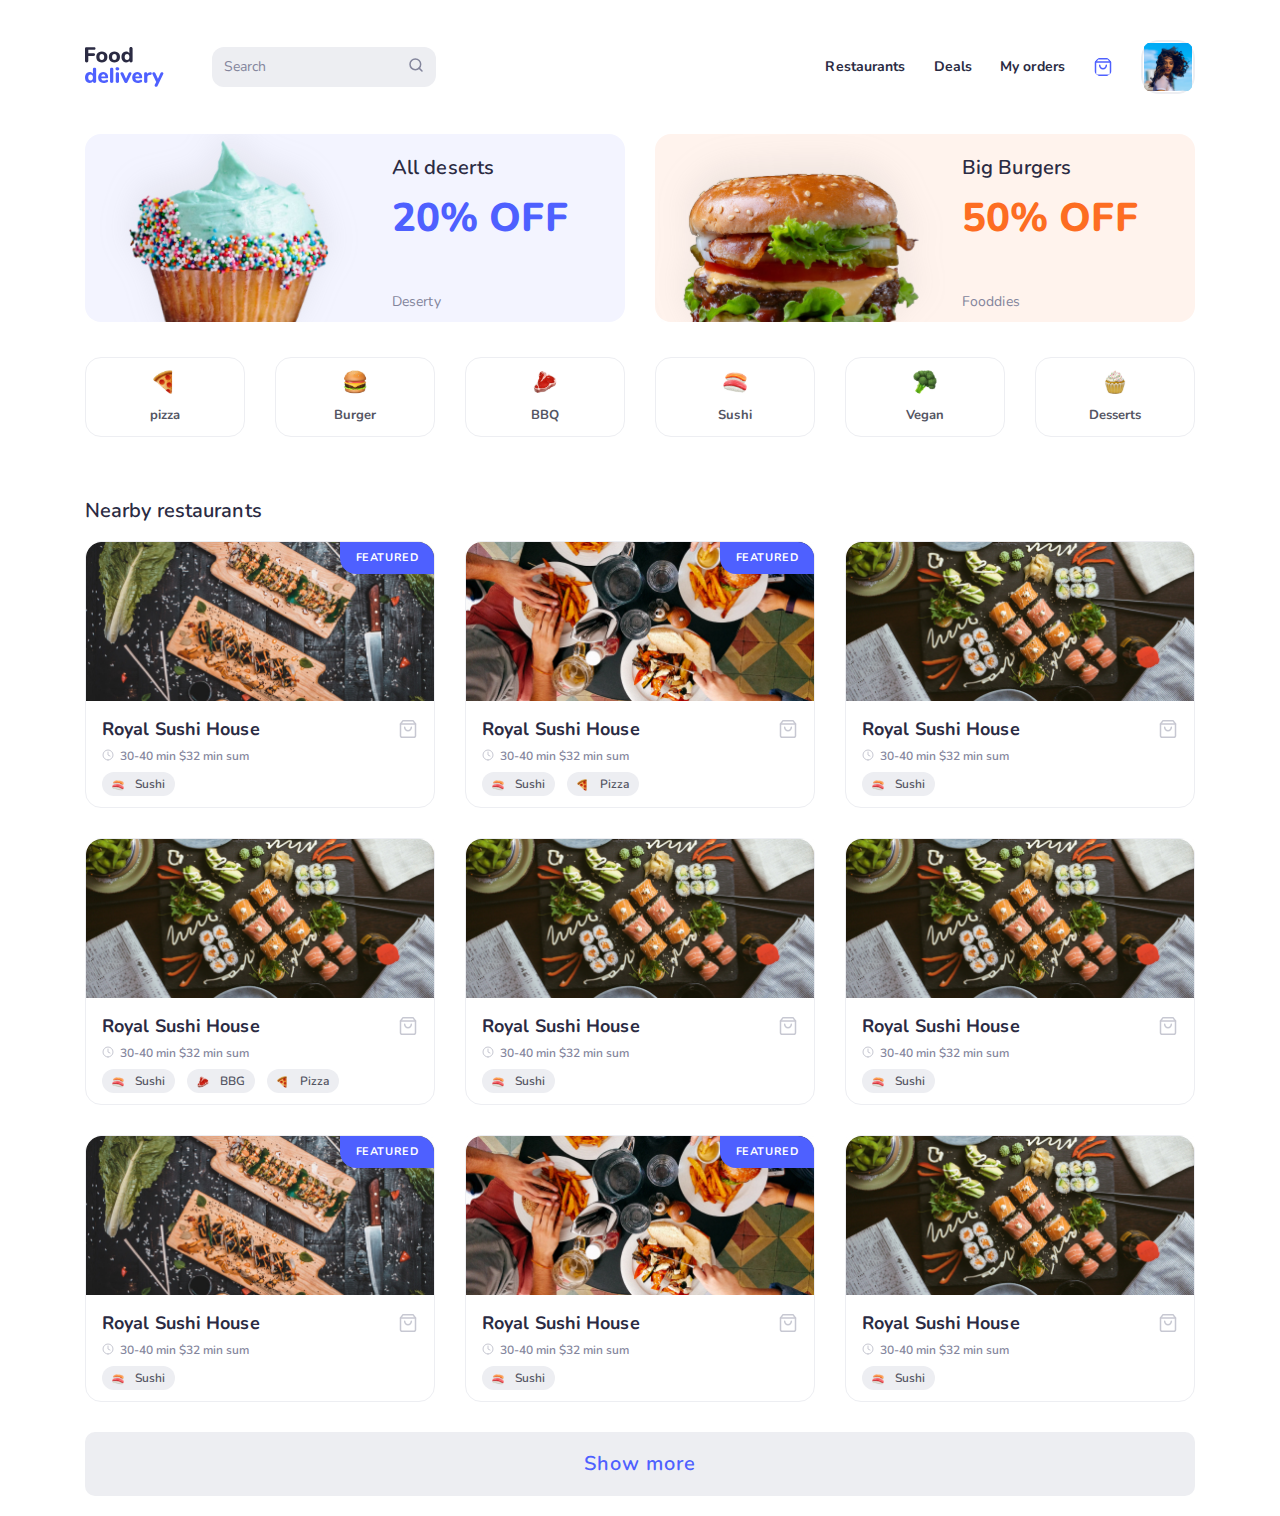
<file: index.html>
<!DOCTYPE html>
<html lang="en">
<head>
    <meta charset="UTF-8">
    <meta http-equiv="X-UA-Compatible" content="IE=edge">
    <meta name="viewport" content="width=device-width, initial-scale=1.0">
    <link href="https://fonts.googleapis.com/css?family=Nunito:regular,600,700,800,900&display=swap" rel="stylesheet"/>
    <link href="https://fonts.googleapis.com/css?family=Roboto:regular,700" rel="stylesheet" />
    <script src="js/main.js" defer></script>
    <link rel="stylesheet" href="css/main.css">
    <title>Document</title>
</head>
<body>
<header class="header">
    <div class="container">
        <div class="header__inner">
           <div class="header__one">
                <div class="header__logo">
                    <a href="index.html"><img src="img/logo-header.svg" alt=""></a>
                </div>
                <div class="header__input">
                    <input type="search" placeholder="Search">
                    <a href="#"><img src="img/search-icon3.svg" alt=""></a>
                </div>
           </div>

            <nav class="header__nav">
                <ul class="header__list">
                    <li><a href="#">Restaurants</a></li>
                    <li><a href="#">Deals</a></li>
                    <li><a href="#">My orders</a></li>
                    <li><a href="#"><img src="img/nav-shop.svg" alt=""></a></li>
                    <li><a href="http://127.0.0.1:5500/profile.html#"><img src="img/nav-logo.svg" alt=""></a></li>
                </ul>
            </nav>
        </div>
    </div>
</header>
    <div class="wrapper">
        <main class="main">
            <section class="new">
                <div class="container">
                    <div class="new__inner">
                        <a href="#" class="new__item cake">
                            <img src="img/new-cake.svg" alt="">

                            <div class="new__text">
                                <div class="new__title">All deserts</div>
                                <div class="new__subtitle new--color1">20% OFF</div>
                                <div class="new__info">Deserty</div>
                            </div>
                        </a>

                        <a href="#" class="new__item burger">
                            <img src="img/new-burger.svg" alt="">

                            <div class="new__text">
                                <div class="new__title">Big Burgers</div>
                                <div class="new__subtitle new--color2">50% OFF</div>
                                <div class="new__info">Fooddies</div>
                            </div>
                        </a>
                    </div>
                </div>
            </section>

            <section class="menu">
                <div class="container">
                    <div class="menu__inner">
                        <nav class="menu__nav">
                            <ul class="menu__list">
                                <li><a href="#"><img src="img/menu-icon1.svg" alt=""><p>pizza</p></a></li>
                                <li><a href="#"><img src="img/menu-icon2.svg" alt=""><p>Burger</p></a></li>
                                <li><a href="#"><img src="img/menu-icon3.svg" alt=""><p>BBQ</p></a></li>
                                <li><a href="#"><img src="img/menu-icon4.svg" alt=""><p>Sushi</p></a></li>
                                <li><a href="#"><img src="img/menu-icon5.svg" alt=""><p>Vegan</p></a></li>
                                <li><a href="#"><img src="img/menu-icon6.svg" alt=""><p>Desserts</p></a></li>
                            </ul>
                        </nav>
                    </div>
                </div>
            </section>

            <section class="kat">
                <div class="container">
                    <div class="kat__inner">
                        <div class="kat__title">Nearby restaurants</div>

                        <div class="kat__box">
                            <a href="#" class="kat__item">
                                <img class="kat__item-img" src="img/kat-img1.jpg" alt="">
                                <div class="kat__fea">FEATURED</div>
                                <div class="kat__item-text">
                                    <div class="kat__item-title">Royal Sushi House <img src="img/kat-shop.svg" alt=""></div>
                                    <div class="kat__item-time"><img src="img/kat-clock.svg" alt=""><span>30-40 min $32 min sum</span></div>
                                    <div class="kat__item-struct">
                                        <span><img src="img/menu-icon4.svg" alt="" width="12"> Sushi</span>
                                    </div>
                                </div>
                            </a>

                            <a href="#" class="kat__item">
                                <img class="kat__item-img" src="img/kat-img2.jpg" alt="">
                                <div class="kat__fea">FEATURED</div>
                                <div class="kat__item-text">
                                    <div class="kat__item-title">Royal Sushi House <img src="img/kat-shop.svg" alt=""></div>
                                    <div class="kat__item-time"><img src="img/kat-clock.svg" alt=""><span>30-40 min $32 min sum</span></div>
                                    <div class="kat__item-struct">
                                        <span><img src="img/menu-icon4.svg" alt="" width="12"> Sushi</span>
                                        <span><img src="img/menu-icon1.svg" alt="" width="12"> Pizza</span>
                                    </div>
                                </div>
                            </a>

                            <a href="#" class="kat__item">
                                <img class="kat__item-img" src="img/kat-img3.jpg" alt="">
                                <div class="kat__item-text">
                                    <div class="kat__item-title">Royal Sushi House <img src="img/kat-shop.svg" alt=""></div>
                                    <div class="kat__item-time"><img src="img/kat-clock.svg" alt=""><span>30-40 min $32 min sum</span></div>
                                    <div class="kat__item-struct">
                                        <span><img src="img/menu-icon4.svg" alt="" width="12"> Sushi</span>
                                    </div>
                                </div>
                            </a>

                            <a href="#" class="kat__item">
                                <img class="kat__item-img" src="img/kat-img3.jpg" alt="">
                                <div class="kat__item-text">
                                    <div class="kat__item-title">Royal Sushi House <img src="img/kat-shop.svg" alt=""></div>
                                    <div class="kat__item-time"><img src="img/kat-clock.svg" alt=""><span>30-40 min $32 min sum</span></div>
                                    <div class="kat__item-struct">
                                        <span><img src="img/menu-icon4.svg" alt="" width="12"> Sushi</span>
                                        <span><img src="img/menu-icon3.svg" alt="" width="12"> BBG</span>
                                        <span><img src="img/menu-icon1.svg" alt="" width="12"> Pizza</span>
                                    </div>
                                </div>
                            </a>

                            <a href="#" class="kat__item">
                                <img class="kat__item-img" src="img/kat-img3.jpg" alt="">
                                <div class="kat__item-text">
                                    <div class="kat__item-title">Royal Sushi House <img src="img/kat-shop.svg" alt=""></div>
                                    <div class="kat__item-time"><img src="img/kat-clock.svg" alt=""><span>30-40 min $32 min sum</span></div>
                                    <div class="kat__item-struct">
                                        <span><img src="img/menu-icon4.svg" alt="" width="12"> Sushi</span>
                                    </div>
                                </div>
                            </a>

                            <a href="#" class="kat__item">
                                <img class="kat__item-img" src="img/kat-img3.jpg" alt="">
                                <div class="kat__item-text">
                                    <div class="kat__item-title">Royal Sushi House <img src="img/kat-shop.svg" alt=""></div>
                                    <div class="kat__item-time"><img src="img/kat-clock.svg" alt=""><span>30-40 min $32 min sum</span></div>
                                    <div class="kat__item-struct">
                                        <span><img src="img/menu-icon4.svg" alt="" width="12"> Sushi</span>
                                    </div>
                                </div>
                            </a>

                             <a href="#" class="kat__item">
                                <img class="kat__item-img" src="img/kat-img1.jpg" alt="">
                                <div class="kat__fea">FEATURED</div>
                                <div class="kat__item-text">
                                    <div class="kat__item-title">Royal Sushi House <img src="img/kat-shop.svg" alt=""></div>
                                    <div class="kat__item-time"><img src="img/kat-clock.svg" alt=""><span>30-40 min $32 min sum</span></div>
                                    <div class="kat__item-struct">
                                        <span><img src="img/menu-icon4.svg" alt="" width="12"> Sushi</span>
                                    </div>
                                </div>
                            </a>

                            <a href="#" class="kat__item">
                                <img class="kat__item-img" src="img/kat-img2.jpg" alt="">
                                <div class="kat__fea">FEATURED</div>
                                <div class="kat__item-text">
                                    <div class="kat__item-title">Royal Sushi House <img src="img/kat-shop.svg" alt=""></div>
                                    <div class="kat__item-time"><img src="img/kat-clock.svg" alt=""><span>30-40 min $32 min sum</span></div>
                                    <div class="kat__item-struct">
                                        <span><img src="img/menu-icon4.svg" alt="" width="12"> Sushi</span>
                                    </div>
                                </div>
                            </a>

                            <a href="#" class="kat__item">
                                <img class="kat__item-img" src="img/kat-img3.jpg" alt="">
                                <div class="kat__item-text">
                                    <div class="kat__item-title">Royal Sushi House <img src="img/kat-shop.svg" alt=""></div>
                                    <div class="kat__item-time"><img src="img/kat-clock.svg" alt=""><span>30-40 min $32 min sum</span></div>
                                    <div class="kat__item-struct">
                                        <span><img src="img/menu-icon4.svg" alt="" width="12"> Sushi</span>
                                    </div>
                                </div>
                            </a>

                            <a href="#" class="kat__item kat__item--hidden">
                                <img class="kat__item-img" src="img/kat-img3.jpg" alt="">
                                <div class="kat__item-text">
                                    <div class="kat__item-title">Royal Sushi House <img src="img/kat-shop.svg" alt=""></div>
                                    <div class="kat__item-time"><img src="img/kat-clock.svg" alt=""><span>30-40 min $32 min sum</span></div>
                                    <div class="kat__item-struct">
                                        <span><img src="img/menu-icon4.svg" alt="" width="12"> Sushi</span>
                                    </div>
                                </div>
                            </a>

                            <a href="#" class="kat__item kat__item--hidden">
                                <img class="kat__item-img" src="img/kat-img3.jpg" alt="">
                                <div class="kat__item-text">
                                    <div class="kat__item-title">Royal Sushi House <img src="img/kat-shop.svg" alt=""></div>
                                    <div class="kat__item-time"><img src="img/kat-clock.svg" alt=""><span>30-40 min $32 min sum</span></div>
                                    <div class="kat__item-struct">
                                        <span><img src="img/menu-icon4.svg" alt="" width="12"> Sushi</span>
                                    </div>
                                </div>
                            </a>

                            <a href="#" class="kat__item kat__item--hidden">
                                <img class="kat__item-img" src="img/kat-img3.jpg" alt="">
                                <div class="kat__item-text">
                                    <div class="kat__item-title">Royal Sushi House <img src="img/kat-shop.svg" alt=""></div>
                                    <div class="kat__item-time"><img src="img/kat-clock.svg" alt=""><span>30-40 min $32 min sum</span></div>
                                    <div class="kat__item-struct">
                                        <span><img src="img/menu-icon4.svg" alt="" width="12"> Sushi</span>
                                    </div>
                                </div>
                            </a>
                        </div>
                    </div>
                </div>
            </section>
        </main>

        <div class="give-more">
            <div class="container">
                <div class="give-more__btn">
                    <button class="show-more__btn">Show more</button>
                </div>
            </div>
        </div>

        <footer class="footer"></footer>
    </div>
</body>
</html>
</file>
<file: css/main.css>
.header{background:#fff}.header__inner{display:-webkit-box;display:-ms-flexbox;display:flex;padding:40px 0;-webkit-box-pack:justify;-ms-flex-pack:justify;justify-content:space-between;-webkit-box-align:center;-ms-flex-align:center;align-items:center;-ms-flex-wrap:wrap;flex-wrap:wrap}.header__one{display:-webkit-box;display:-ms-flexbox;display:flex;-webkit-box-align:center;-ms-flex-align:center;align-items:center}@media (max-width:749px){.header__one{margin:0 auto;margin-bottom:20px}}.header__one .header__input{position:relative;width:224px;height:40px;background:#EDEEF2;border-radius:12px;margin-left:48px}.header__one .header__input input{background:none;width:100%;height:100%;padding:0 0 0 12px}.header__one .header__input input::-webkit-input-placeholder{font-size:14px;line-height:20px;letter-spacing:0.1px;color:#83859C}.header__one .header__input input::-moz-placeholder{font-size:14px;line-height:20px;letter-spacing:0.1px;color:#83859C}.header__one .header__input input:-ms-input-placeholder{font-size:14px;line-height:20px;letter-spacing:0.1px;color:#83859C}.header__one .header__input input::-ms-input-placeholder{font-size:14px;line-height:20px;letter-spacing:0.1px;color:#83859C}.header__one .header__input input::placeholder{font-size:14px;line-height:20px;letter-spacing:0.1px;color:#83859C}.header__one .header__input img{position:absolute;right:12px;top:10px}@media (max-width:749px){.header__nav{margin:0 auto;margin-bottom:20px}}.header__list{display:-webkit-box;display:-ms-flexbox;display:flex;-webkit-box-align:center;-ms-flex-align:center;align-items:center}.header__list li{white-space:nowrap;margin-left:28px}.header__list li:first-child{margin:0}.header__list li a{font-style:normal;font-weight:700;font-size:14px;line-height:20px;letter-spacing:0.1px;color:#2B2B43;-webkit-transition:color 0.2s linear;transition:color 0.2s linear}.header__list li a:hover{color:#4E60FF}.header__list img{border-radius:16px}*{padding:0;margin:0;border:0}*,:after,:before{-webkit-box-sizing:border-box;box-sizing:border-box}:active,:focus{outline:none}a:active,a:focus{outline:none}aside,footer,header,nav{display:block}body,html{height:100%;width:100%;font-size:100%;line-height:1;font-weight:400;font-family:"Nunito",sans-serif;font-size:14px;-ms-text-size-adjust:100%;-moz-text-size-adjust:100%;-webkit-text-size-adjust:100%}button,input,textarea{font-family:inherit}input::-ms-clear{display:none}button{cursor:pointer}button::-moz-focus-inner{padding:0;border:0}a,a:visited{text-decoration:none}a:hover{text-decoration:none}ul li{list-style:none}img{vertical-align:top}h1,h2,h3,h4,h5,h6{font-size:inherit;font-weight:400}.container{width:100%;max-width:1140px;margin:0 auto;padding:0 15px}.wrapper{height:100%;display:-webkit-box;display:-ms-flexbox;display:flex;-webkit-box-orient:vertical;-webkit-box-direction:normal;-ms-flex-direction:column;flex-direction:column;-webkit-box-pack:justify;-ms-flex-pack:justify;justify-content:space-between}.main{-webkit-box-flex:1;-ms-flex:1 1 auto;flex:1 1 auto}.footer{-webkit-box-flex:0;-ms-flex:0 0 auto;flex:0 0 auto}.new__inner{display:-ms-grid;display:grid;gap:0 30px;-ms-grid-columns:6fr 30px 6fr;grid-template-columns:repeat(2,6fr)}@media (max-width:1033px){.new__inner{-ms-grid-columns:100%;grid-template-columns:100%;gap:30px 0}}.new__item{position:relative;display:-webkit-box;display:-ms-flexbox;display:flex}@media (max-width:1033px){.new__item{-webkit-box-pack:space-evenly;-ms-flex-pack:space-evenly;justify-content:space-evenly}}@media (max-width:515px){.new__item{-webkit-box-orient:vertical;-webkit-box-direction:reverse;-ms-flex-direction:column-reverse;flex-direction:column-reverse}}.new__item img{display:block;max-width:100%;height:auto}.new__text{margin:20px 0 0 17px}.new__text .new__title{font-style:normal;font-weight:600;font-size:20px;line-height:28px;letter-spacing:0.1px;margin-bottom:8px;color:#2B2B43}.new__text .new__subtitle{font-style:normal;font-weight:800;font-size:40px;line-height:56px;letter-spacing:0.1px}.new__text .new--color1{color:#4E60FF}.new__text .new--color2{color:#FD6D22}.new__text .new__info{position:absolute;font-style:normal;font-weight:400;font-size:14px;line-height:20px;letter-spacing:0.1px;color:#83859C;bottom:10px}@media (max-width:515px){.new__text .new__info{top:22px;right:16px}}.cake{background:#F3F4FF;border-radius:16px}.burger{background:#FFF3ED;border-radius:16px}.menu__list{margin-top:35px;display:-webkit-box;display:-ms-flexbox;display:flex;-webkit-box-pack:justify;-ms-flex-pack:justify;justify-content:space-between;-webkit-box-align:center;-ms-flex-align:center;align-items:center;text-align:center;-ms-flex-wrap:wrap;flex-wrap:wrap}.menu__list li{width:160px;height:80px;border-radius:16px;margin-bottom:20px;border:1px solid #EDEEF2}.menu__list li:hover{border:2px solid #4E60FF;background:#F3F4FF}.menu__list li:hover p{color:#4E60FF}.menu__list a{width:100%;height:100%;display:-webkit-box;display:-ms-flexbox;display:flex;-webkit-box-orient:vertical;-webkit-box-direction:normal;-ms-flex-direction:column;flex-direction:column;-webkit-box-align:center;-ms-flex-align:center;align-items:center;-webkit-box-pack:center;-ms-flex-pack:center;justify-content:center}.menu__list a p{margin-top:12px;font-style:normal;font-weight:700;font-size:13px;line-height:18px;text-align:center;letter-spacing:0.1px;color:#545563}.kat__title{margin-top:40px;font-style:normal;font-weight:600;font-size:20px;line-height:28px;letter-spacing:0.1px;color:#2B2B43;margin-bottom:16px}.kat__box{display:-ms-grid;display:grid;-ms-grid-columns:4fr 30px 4fr 30px 4fr;grid-template-columns:repeat(3,4fr);gap:0 30px}@media (max-width:795px){.kat__box{-ms-grid-columns:(2fr)[2];grid-template-columns:repeat(2,2fr)}}@media (max-width:451px){.kat__box{-ms-grid-columns:(2fr)[1];grid-template-columns:repeat(1,2fr)}}.kat__item{position:relative;border:1px solid #EDEEF2;border-radius:16px;-webkit-transition:-webkit-transform 0.2s linear;transition:-webkit-transform 0.2s linear;transition:transform 0.2s linear;transition:transform 0.2s linear,-webkit-transform 0.2s linear;margin-bottom:30px}.kat__item .kat__fea{font-weight:700;font-size:11px;line-height:16px;letter-spacing:0.6px;text-transform:uppercase;color:#FFFFFF;width:94px;height:32px;right:0px;top:0px;display:-webkit-box;display:-ms-flexbox;display:flex;-webkit-box-align:center;-ms-flex-align:center;align-items:center;-webkit-box-pack:center;-ms-flex-pack:center;justify-content:center;position:absolute;background:#4E60FF;border-radius:0px 16px}.kat__item:hover{-webkit-transform:translateY(-10px);transform:translateY(-10px)}.kat__item .kat__item-img{display:block;width:100%;height:auto}.kat__item--hidden{display:none}.kat__item-text{margin:16px}.kat__item-text .kat__item-title{display:-webkit-box;display:-ms-flexbox;display:flex;-webkit-box-pack:justify;-ms-flex-pack:justify;justify-content:space-between;-webkit-box-align:center;-ms-flex-align:center;align-items:center;font-weight:700;font-size:18px;line-height:24px;letter-spacing:0.1px;color:#2B2B43;margin-bottom:6px}.kat__item-text .kat__item-time{display:-webkit-box;display:-ms-flexbox;display:flex;margin-bottom:14px}.kat__item-text .kat__item-time span{position:relative;top:1px;margin-left:6px;font-style:normal;font-weight:600;font-size:12px;line-height:16px;color:#83859C}.kat__item-text .kat__item-struct span{font-style:normal;font-weight:600;font-size:12px;color:#545563;margin:0 8px 0 0;background:#EDEEF2;border-radius:100px;padding:4px 10px}.kat__item-text .kat__item-struct span img{position:relative;top:2px;margin-right:8px}.give-more__btn{width:100%;text-align:center;margin-bottom:20px}.give-more__btn button{width:100%;background:#EDEEF2;padding:20px 0;font-weight:600;font-size:20px;line-height:24px;letter-spacing:1px;color:#4E60FF;border-radius:10px;-webkit-transition:background 0.2s linear;transition:background 0.2s linear}.give-more__btn button:hover{background:#e8e9eb}
</file>
